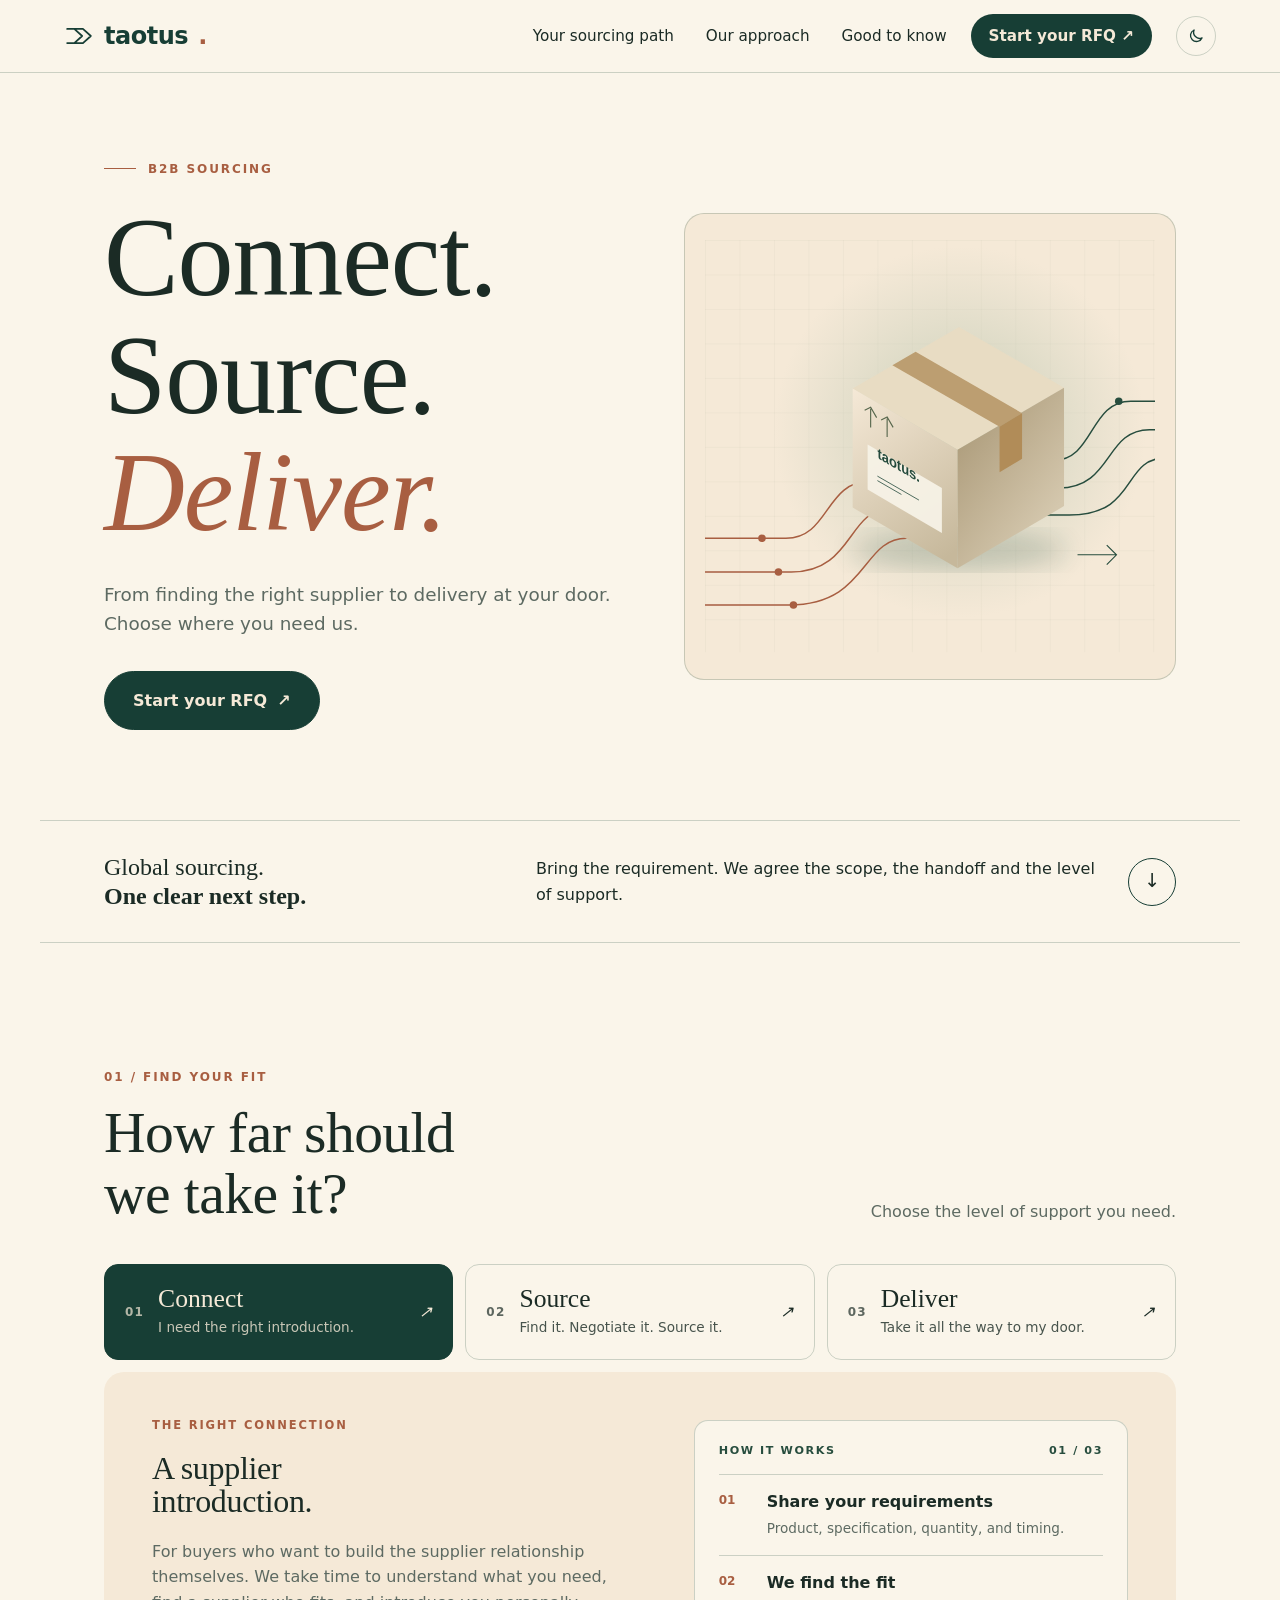
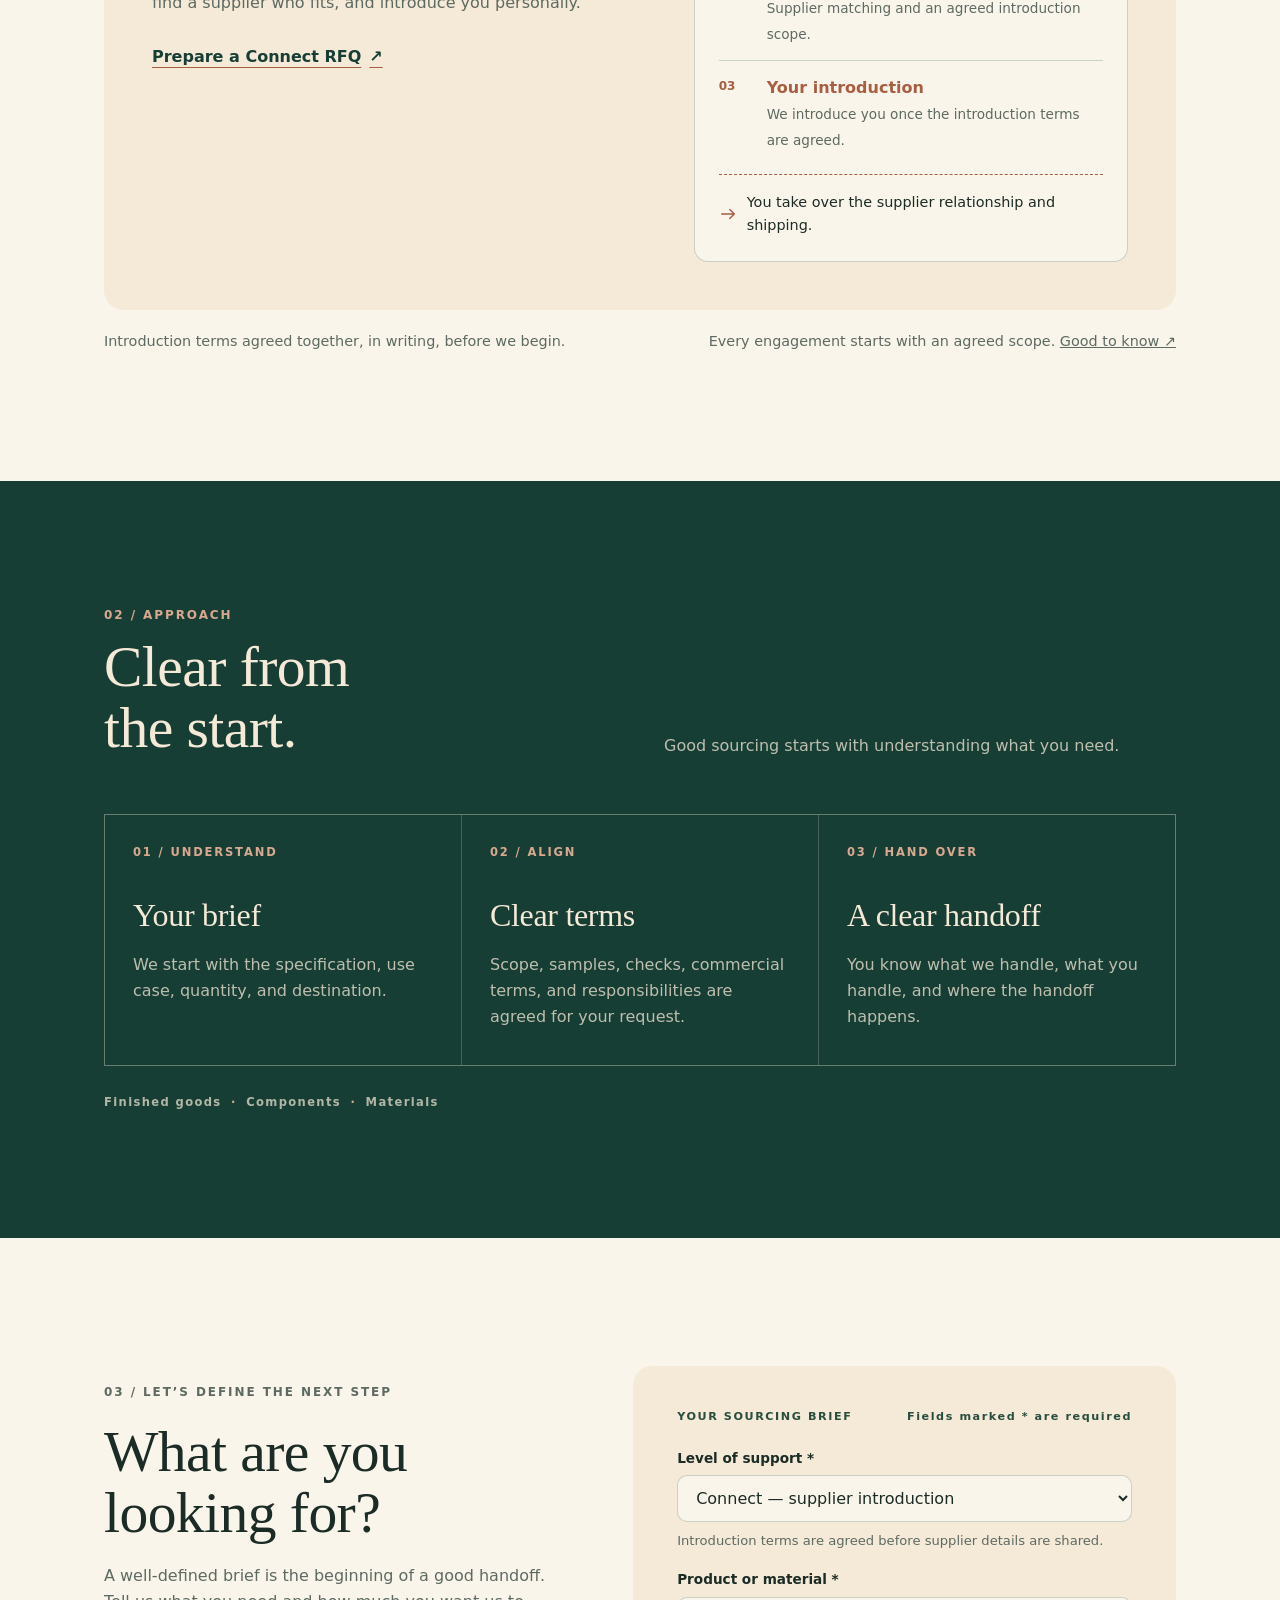
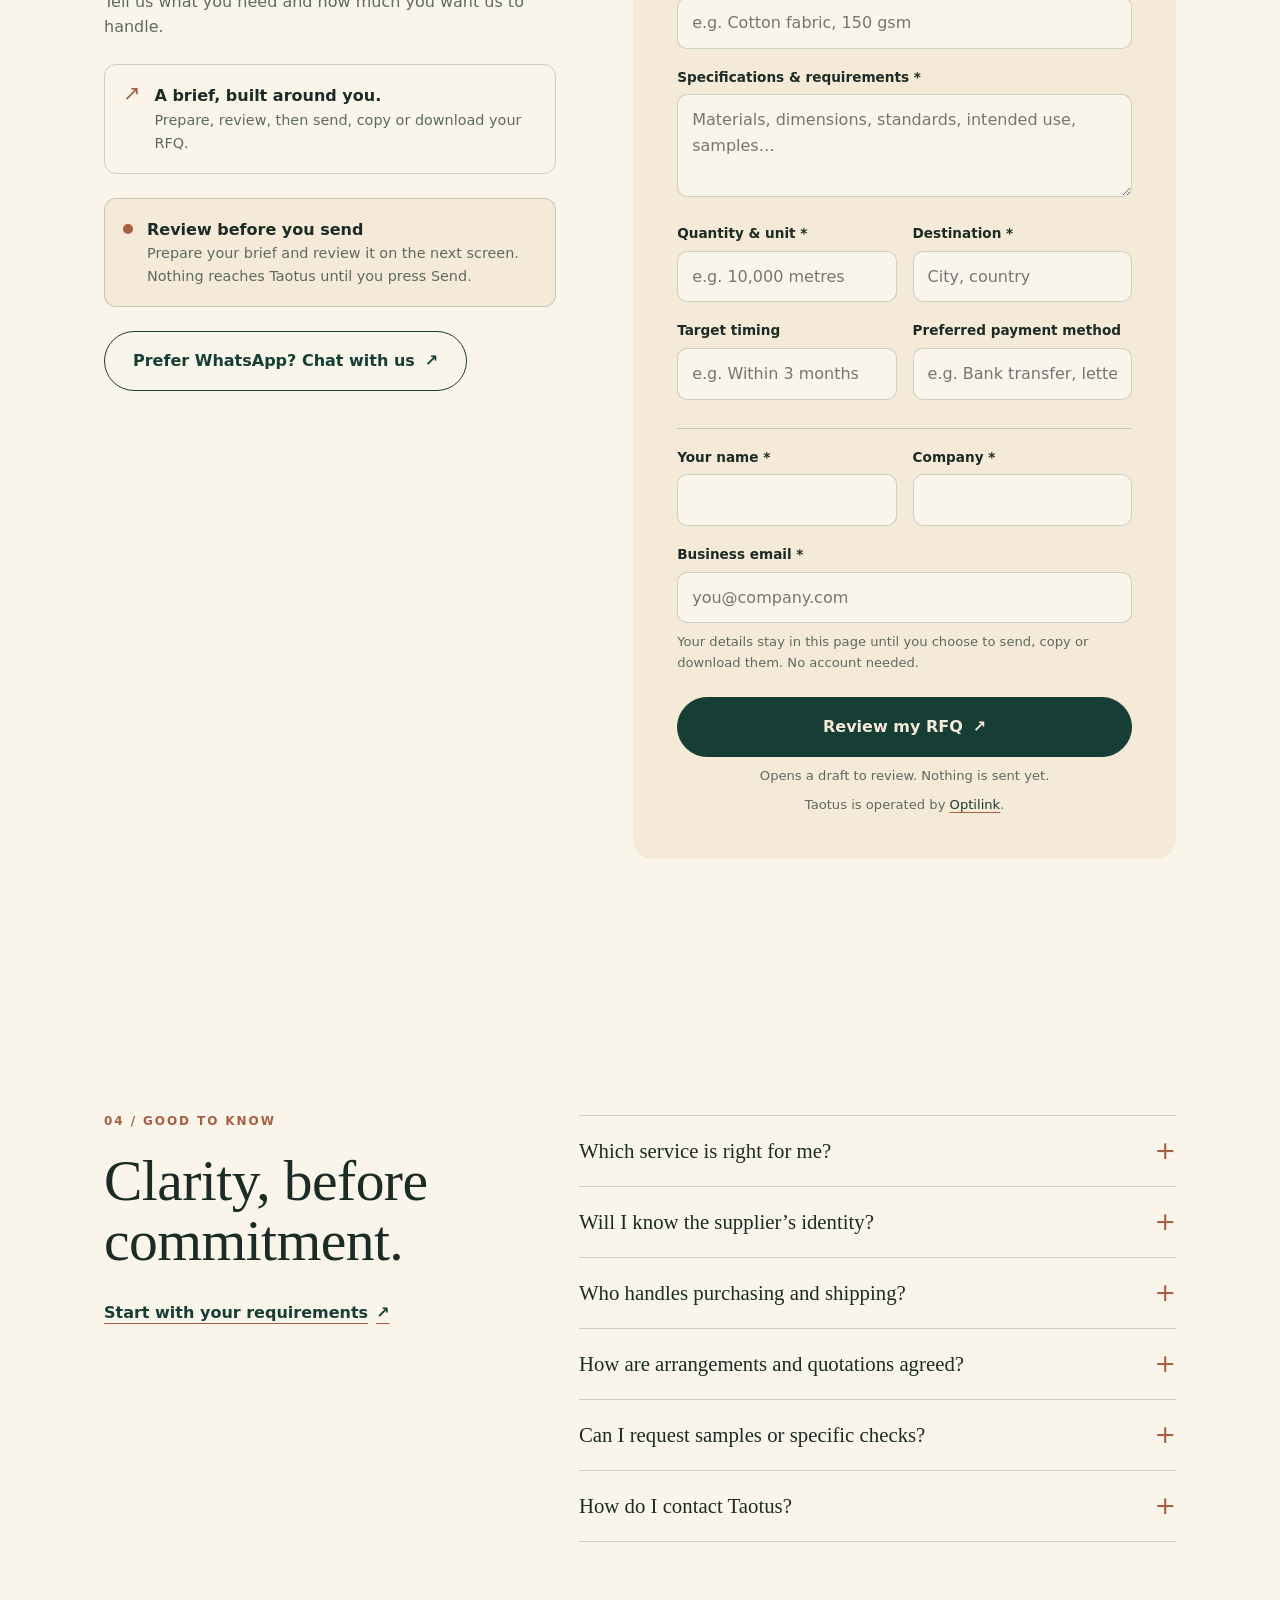
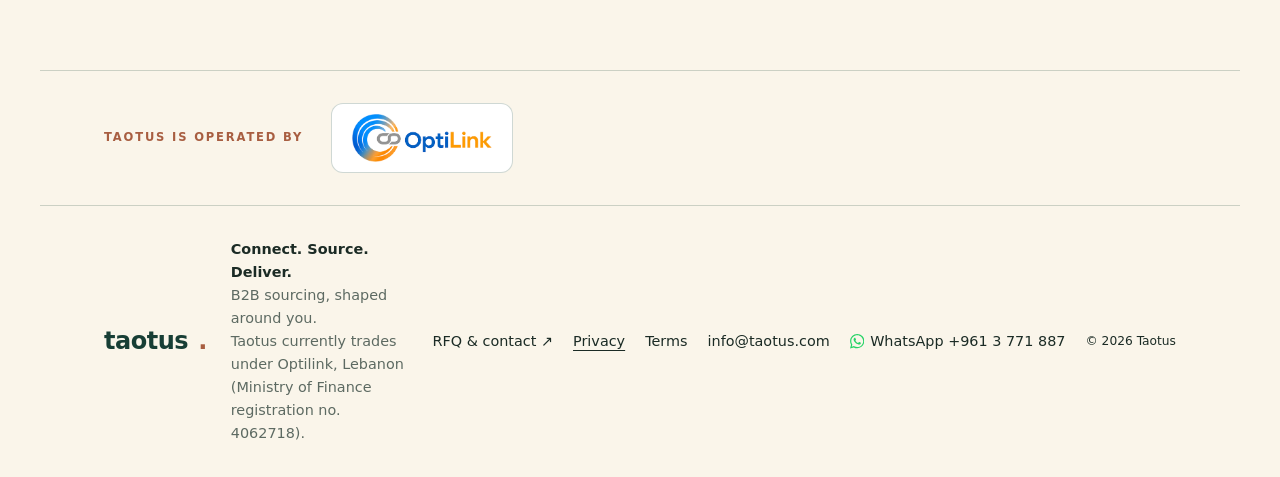
<file: index.html>
<!doctype html>
<html lang="en">
<head>
  <meta charset="utf-8">
  <meta name="viewport" content="width=device-width, initial-scale=1">
  <meta name="theme-color" content="#173e35">
  <meta name="description" content="Taotus connects your requirements to the right sourcing path. Choose a supplier introduction, managed sourcing, or coordinated door-to-door delivery.">
  <link rel="canonical" href="https://taotus.com/">
  <meta property="og:type" content="website">
  <meta property="og:site_name" content="Taotus">
  <meta property="og:title" content="Taotus — Connect. Source. Deliver.">
  <meta property="og:description" content="Taotus connects your requirements to the right sourcing path. Choose a supplier introduction, managed sourcing, or coordinated door-to-door delivery.">
  <meta property="og:url" content="https://taotus.com/">
  <meta name="twitter:card" content="summary">
  <title>Taotus — Connect. Source. Deliver.</title>
  <script>try{var t=localStorage.getItem("theme");if(t==="dark"||t==="light")document.documentElement.dataset.theme=t}catch(e){}</script>
  <link rel="icon" href="favicon.svg" type="image/svg+xml">
  <link rel="stylesheet" href="styles.css">
  <script src="app.js" defer></script>
</head>
<body>
<a class="skip-link" href="#main">Skip to content</a>
<header class="header">
  <a class="wordmark" href="#" aria-label="Taotus home"><svg viewBox="0 0 38 38" aria-hidden="true"><path d="M4 10h20l10 9-10 9H4M13 10l10 9-10 9"/></svg>taotus<span class="wordmark-period">.</span></a>
  <nav class="desktop-nav" aria-label="Main navigation"><a href="#your-path">Your sourcing path</a><a href="#approach">Our approach</a><a href="#questions">Good to know</a></nav>
  <a class="nav-cta" href="#rfq">Start your RFQ <span aria-hidden="true">↗</span></a>
  <button class="theme-toggle" id="theme-toggle" type="button" aria-label="Switch to dark mode"><svg class="icon-moon" viewBox="0 0 24 24" aria-hidden="true"><path d="M20 14.5A8 8 0 0 1 9.5 4 8 8 0 1 0 20 14.5Z"/></svg><svg class="icon-sun" viewBox="0 0 24 24" aria-hidden="true"><circle cx="12" cy="12" r="4"/><path d="M12 2v2m0 16v2M2 12h2m16 0h2M4.9 4.9l1.4 1.4m11.4 11.4 1.4 1.4m0-14.2-1.4 1.4M6.3 17.7l-1.4 1.4"/></svg></button>
  <button class="menu-button" aria-label="Open menu" aria-expanded="false" aria-controls="mobile-menu"><span></span><span></span></button>
  <nav id="mobile-menu" class="mobile-nav" aria-label="Mobile navigation" hidden><a href="#your-path">Your sourcing path</a><a href="#approach">Our approach</a><a href="#questions">Good to know</a><a href="#rfq">Start your RFQ ↗</a></nav>
</header>
<main id="main">
  <section class="hero wrap">
    <div class="hero-copy">
      <p class="eyebrow"><span class="small-line"></span> B2B SOURCING</p>
      <h1>Connect.<br>Source.<br><em>Deliver.</em></h1>
      <p class="hero-description">From finding the right supplier to delivery at your door. Choose where you need us.</p>
      <a class="button primary" href="#rfq">Start your RFQ <span aria-hidden="true">↗</span></a>
    </div>
    <div class="hero-art" role="img" aria-label="Three sourcing paths meet at a Taotus parcel and continue to a shared destination.">
      <svg class="handoff-art" viewBox="0 0 600 550" fill="none" aria-hidden="true">
        <defs><linearGradient id="paper" x1="245" y1="160" x2="400" y2="365" gradientUnits="userSpaceOnUse"><stop stop-color="#f5e9d7"/><stop offset="1" stop-color="#c6b89b"/></linearGradient><linearGradient id="side" x1="340" y1="250" x2="475" y2="350" gradientUnits="userSpaceOnUse"><stop stop-color="#ad9c7b"/><stop offset="1" stop-color="#d4c7ad"/></linearGradient><radialGradient id="light"><stop stop-color="#bfc9b0" stop-opacity=".9"/><stop offset="1" stop-color="#c7cebb" stop-opacity="0"/></radialGradient><filter id="shadow"><feGaussianBlur stdDeviation="16"/></filter><pattern id="grid" width="46" height="46" patternUnits="userSpaceOnUse"><path d="M46 0H0V46" stroke="#274d3e" stroke-opacity=".09"/></pattern></defs>
        <rect width="600" height="550" fill="url(#grid)"/>
        <circle cx="340" cy="256" r="248" fill="url(#light)"/>
        <ellipse cx="338" cy="414" rx="144" ry="25" fill="#193f32" opacity=".18" filter="url(#shadow)"/>
        <path d="M-25 398h133c58 0 52-76 112-76h70M-25 443h140c83 0 75-84 131-84h44M-25 487h137c106 0 96-89 157-89h21" stroke="#a85e41" stroke-width="2"/>
        <path d="M393 294h72c54 0 48-79 103-79h60M394 331h78c72 0 61-78 121-78h35M394 367h92c92 0 70-76 128-76h14" stroke="#274d3e" stroke-width="2"/>
        <path d="M197 198l142-82 140 81-142 83-140-82Z" fill="#e8dcc3"/>
        <path d="M197 198l140 82v158l-140-81V198Z" fill="url(#paper)"/>
        <path d="M337 280l142-83v158l-142 83V280Z" fill="url(#side)"/>
        <path d="M250 167l143 82 30-18-142-82-31 18Z" fill="#bc9e71"/>
        <path d="M393 249v61l30-18v-61l-30 18Z" fill="#b18c58"/>
        <path d="M217 273l99 58v60l-99-58v-60Z" fill="#f7f3e7" opacity=".94"/>
        <g transform="matrix(.866 .5 0 1 230 291)" fill="#244a3c"><text font-family="Arial,sans-serif" font-weight="600" font-size="20">taotus.</text><path d="M0 24h64M0 30h37" stroke="#244a3c" stroke-width="1"/></g>
        <path d="M221 225v25m-8-23 8-4 8 14M243 238v25m-8-23 8-4 8 14" stroke="#56664c" stroke-width="1.5"/>
        <circle cx="76" cy="398" r="5" fill="#a85e41"/><circle cx="98" cy="443" r="5" fill="#a85e41"/><circle cx="118" cy="487" r="5" fill="#a85e41"/>
        <circle cx="552" cy="215" r="5" fill="#274d3e"/>
        <path d="M497 420h52m-13-13 13 13-13 13" stroke="#274d3e" stroke-width="1.5"/>
      </svg>    </div>
  </section>
  <div class="intro-bar wrap"><p>Global sourcing.<br><strong>One clear next step.</strong></p><p>Bring the requirement. We agree the scope, the handoff and the level of support.</p><a href="#your-path" aria-label="Explore the three sourcing paths">↓</a></div>

  <section id="your-path" class="path-section wrap section-space">
    <div class="section-heading"><div><p class="eyebrow">01 / FIND YOUR FIT</p><h2>How far should<br>we take it?</h2></div><p>Choose the level of support you need.</p></div>
    <div class="service-tabs" role="tablist" aria-label="Choose your sourcing service">
      <button role="tab" id="tab-connect" aria-selected="true" aria-controls="service-panel" data-service="connect"><span class="tab-number">01</span><span><strong>Connect</strong><small>I need the right introduction.</small></span><i aria-hidden="true">↗</i></button>
      <button role="tab" id="tab-source" aria-selected="false" aria-controls="service-panel" tabindex="-1" data-service="source"><span class="tab-number">02</span><span><strong>Source</strong><small>Find it. Negotiate it. Source it.</small></span><i aria-hidden="true">↗</i></button>
      <button role="tab" id="tab-deliver" aria-selected="false" aria-controls="service-panel" tabindex="-1" data-service="deliver"><span class="tab-number">03</span><span><strong>Deliver</strong><small>Take it all the way to my door.</small></span><i aria-hidden="true">↗</i></button>
    </div>
    <div id="service-panel" class="service-panel" role="tabpanel" aria-labelledby="tab-connect" tabindex="0">
      <div class="service-detail"><div class="service-tag" id="service-tag">THE RIGHT CONNECTION</div><h3 id="service-title">A supplier<br>introduction.</h3><p id="service-description">For buyers who want to build the supplier relationship themselves. We take time to understand what you need, find a supplier who fits, and introduce you personally.</p><a class="text-link" href="#rfq" id="service-cta">Prepare a Connect RFQ <span aria-hidden="true">↗</span></a></div>
      <div class="service-route"><div class="route-header"><span>HOW IT WORKS</span><span id="route-count">01 / 03</span></div><ol id="route-list"><li><span>01</span><div><strong>Share your requirements</strong><small>Product, specification, quantity, and timing.</small></div></li><li><span>02</span><div><strong>We find the fit</strong><small>Supplier matching and an agreed introduction scope.</small></div></li><li class="handoff"><span>03</span><div><strong>Your introduction</strong><small>We introduce you once the introduction terms are agreed.</small></div></li></ol><div class="route-note" id="route-note"><svg viewBox="0 0 20 20" aria-hidden="true"><path d="M3 10h14m-5-5 5 5-5 5"/></svg><span>You take over the supplier relationship and shipping.</span></div></div>
    </div>
    <div class="scope-strip"><span id="commercial-note">Introduction terms agreed together, in writing, before we begin.</span><span>Every engagement starts with an agreed scope. <a href="#questions">Good to know ↗</a></span></div>
  </section>

  <section id="approach" class="approach section-space"><div class="wrap"><div class="approach-top"><p class="eyebrow">02 / APPROACH</p><h2>Clear from<br>the start.</h2><p>Good sourcing starts with understanding what you need.</p></div><div class="approach-grid"><article><span class="approach-number">01 / UNDERSTAND</span><h3>Your brief</h3><p>We start with the specification, use case, quantity, and destination.</p></article><article><span class="approach-number">02 / ALIGN</span><h3>Clear terms</h3><p>Scope, samples, checks, commercial terms, and responsibilities are agreed for your request.</p></article><article><span class="approach-number">03 / HAND OVER</span><h3>A clear handoff</h3><p>You know what we handle, what you handle, and where the handoff happens.</p></article></div><div class="approach-foot"><span>Finished goods <i>·</i> Components <i>·</i> Materials</span></div></div></section>

  <section id="rfq" class="rfq-section wrap section-space"><div class="rfq-intro"><p class="eyebrow">03 / LET’S DEFINE THE NEXT STEP</p><h2>What are you<br>looking for?</h2><p>A well-defined brief is the beginning of a good handoff. Tell us what you need and how much you want us to handle.</p><div class="brief-note"><span aria-hidden="true">↗</span><div><strong>A brief, built around you.</strong><p>Prepare, review, then send, copy or download your RFQ.</p></div></div><div class="preview-note"><span class="status-dot"></span><div><strong>Review before you send</strong><p>Prepare your brief and review it on the next screen. Nothing reaches Taotus until you press Send.</p></div></div><a class="button secondary whatsapp-button" href="https://wa.me/9613771887?text=Hello%2C%20I%27d%20like%20to%20ask%20about%20sourcing%20with%20Taotus." target="_blank" rel="noopener">Prefer WhatsApp? Chat with us <span aria-hidden="true">↗</span></a></div>
    <form id="rfq-form" class="rfq-form">
      <div class="form-heading"><span>YOUR SOURCING BRIEF</span><span>Fields marked * are required</span></div>
      <label for="rfq-service">Level of support *</label><select id="rfq-service" name="service" required><option value="connect">Connect — supplier introduction</option><option value="source">Source — sourcing, I arrange shipping</option><option value="deliver">Deliver — sourcing and delivery coordination</option><option value="unsure">Help me choose</option></select>
      <p class="field-hint" id="form-service-note">Introduction terms are agreed before supplier details are shared.</p>
      <label for="product">Product or material *</label><input id="product" name="product" placeholder="e.g. Cotton fabric, 150 gsm" maxlength="180" required>
      <label for="specifications">Specifications & requirements *</label><textarea id="specifications" name="specifications" rows="3" maxlength="5000" placeholder="Materials, dimensions, standards, intended use, samples…" required></textarea>
      <div class="form-row"><div><label for="quantity">Quantity & unit *</label><input id="quantity" name="quantity" placeholder="e.g. 10,000 metres" maxlength="100" required></div><div><label for="destination">Destination *</label><input id="destination" name="destination" placeholder="City, country" maxlength="150" required></div></div>
      <div class="form-row"><div><label for="timing">Target timing</label><input id="timing" name="timing" placeholder="e.g. Within 3 months" maxlength="100"></div><div><label for="payment">Preferred payment method</label><input id="payment" name="payment" placeholder="e.g. Bank transfer, letter of credit" maxlength="200"></div></div>
      <div class="form-divider"></div>
      <div class="form-row"><div><label for="full-name">Your name *</label><input id="full-name" name="name" autocomplete="name" maxlength="100" required></div><div><label for="company">Company *</label><input id="company" name="company" autocomplete="organization" maxlength="150" required></div></div>
      <label for="email">Business email *</label><input id="email" type="email" name="email" autocomplete="email" placeholder="you@company.com" maxlength="254" required>
      <p class="data-note">Your details stay in this page until you choose to send, copy or download them. No account needed.</p>
      <div class="hp" aria-hidden="true"><label for="website">Leave this field empty</label><input id="website" name="website" tabindex="-1" autocomplete="off"></div>
      <button type="submit" class="button primary">Review my RFQ <span aria-hidden="true">↗</span></button><p class="under-button">Opens a draft to review. Nothing is sent yet.</p>
      <p class="under-button">Taotus is operated by <a href="https://optilinklb.com/" target="_blank" rel="noopener">Optilink</a>.</p>
    </form>
  </section>

  <section id="questions" class="faq-section wrap section-space"><div><p class="eyebrow">04 / GOOD TO KNOW</p><h2>Clarity, before<br>commitment.</h2><a href="#rfq" class="text-link">Start with your requirements <span aria-hidden="true">↗</span></a></div><div class="faq-list">
    <details><summary>Which service is right for me?<span aria-hidden="true">+</span></summary><p>Choose Connect if you want a supplier introduction and will manage the supplier yourself. Choose Source if you want Taotus to manage sourcing and supply the goods while you arrange shipping. Choose Deliver if you also want Taotus to coordinate delivery to your agreed destination. If you are unsure, choose “Help me choose” in your RFQ.</p></details>
    <details><summary>Will I know the supplier’s identity?<span aria-hidden="true">+</span></summary><p>Connect is an introduction service: supplier details are handed over once the introduction terms are agreed. With Source and Deliver, Optilink, trading as Taotus, is your commercial counterpart and supplier identities are kept confidential. Supplier names and direct contacts are not included in buyer-facing shortlists or proposals. Any legally required disclosures and shipping documents are addressed in the agreed terms.</p></details>
    <details><summary>Who handles purchasing and shipping?<span aria-hidden="true">+</span></summary><p>With Connect, you deal directly with the supplier after introduction. With Source and Deliver, Optilink, trading as Taotus, buys from the supplier and resells to you under an agreed quotation. You arrange shipping with Source; Taotus coordinates door-to-door logistics with Deliver. Collection arrangements, delivery terms, import clearance, duties, and each party’s responsibilities are agreed before an order.</p></details>
    <details><summary>How are arrangements and quotations agreed?<span aria-hidden="true">+</span></summary><p>Connect works under an agreed arrangement, including any charge, confirmed in writing before supplier details are released. Source and Deliver are quoted for your specific requirements, with our margin reflected in the commercial offer. Scope, payment terms, and any separately chargeable samples, inspections, freight, or duties are agreed before you commit.</p></details>
    <details><summary>Can I request samples or specific checks?<span aria-hidden="true">+</span></summary><p>Yes. Include the samples, standards, certifications, or inspection requirements you need in your brief. Availability, the extent of checks, costs, and approval steps are confirmed as part of the scope. A request or quotation does not itself certify a supplier or a product.</p></details>
    <details><summary>How do I contact Taotus?<span aria-hidden="true">+</span></summary><p>Use the RFQ builder above, review your brief, then press Send. It reaches the Taotus team directly and we reply to the business email you provide. You can also copy or download the brief. Sending a brief is an enquiry only: it does not place an order or commit either side.</p></details>
  </div></section>
  <section class="partner wrap" aria-label="Operating company">
    <span class="partner-label">TAOTUS IS OPERATED BY</span>
    <a class="partner-logo" href="https://optilinklb.com/" target="_blank" rel="noopener" aria-label="Optilink (opens in a new tab)"><picture><source srcset="assets/optilink-logo.webp" type="image/webp"><img src="assets/optilink-logo.png" alt="Optilink" width="140" height="48"></picture></a>
  </section>
</main>
<footer class="footer wrap"><a class="wordmark" href="#" aria-label="Taotus home">taotus<span class="wordmark-period">.</span></a><div><strong>Connect. Source. Deliver.</strong><span>B2B sourcing, shaped around you.</span><span>Taotus currently trades under Optilink, Lebanon (Ministry of Finance registration no. 4062718).</span></div><div class="footer-right"><a href="#rfq">RFQ & contact ↗</a><button class="plain-button" id="privacy-open">Privacy</button><a href="terms.html">Terms</a><a href="mailto:info@taotus.com">info@taotus.com</a><a href="https://wa.me/9613771887?text=Hello%2C%20I%27d%20like%20to%20ask%20about%20sourcing%20with%20Taotus." target="_blank" rel="noopener" class="wa-link"><svg class="wa-icon" viewBox="0 0 24 24" aria-hidden="true" focusable="false"><path d="M17.472 14.382c-.297-.149-1.758-.867-2.03-.967-.273-.099-.471-.148-.67.15-.197.297-.767.966-.94 1.164-.173.199-.347.223-.644.075-.297-.15-1.255-.463-2.39-1.475-.883-.788-1.48-1.761-1.653-2.059-.173-.297-.018-.458.13-.606.134-.133.298-.347.446-.52.149-.174.198-.298.298-.497.099-.198.05-.371-.025-.52-.075-.149-.669-1.612-.916-2.207-.242-.579-.487-.5-.669-.51-.173-.008-.371-.01-.57-.01-.198 0-.52.074-.792.372-.272.297-1.04 1.016-1.04 2.479 0 1.462 1.065 2.875 1.213 3.074.149.198 2.096 3.2 5.077 4.487.709.306 1.262.489 1.694.625.712.227 1.36.195 1.871.118.571-.085 1.758-.719 2.006-1.413.248-.694.248-1.289.173-1.413-.074-.124-.272-.198-.57-.347m-5.421 7.403h-.004a9.87 9.87 0 0 1-5.031-1.378l-.361-.214-3.741.982.998-3.648-.235-.374a9.86 9.86 0 0 1-1.51-5.26c.001-5.45 4.436-9.884 9.888-9.884 2.64 0 5.122 1.03 6.988 2.898a9.825 9.825 0 0 1 2.893 6.994c-.003 5.45-4.437 9.884-9.885 9.884m8.413-18.297A11.815 11.815 0 0 0 12.05 0C5.495 0 .16 5.335.157 11.892c0 2.096.547 4.142 1.588 5.945L.057 24l6.305-1.654a11.882 11.882 0 0 0 5.683 1.448h.005c6.554 0 11.89-5.335 11.893-11.893a11.821 11.821 0 0 0-3.48-8.413Z"/></svg>WhatsApp +961 3 771 887</a><small>© <span id="year">2026</span> Taotus</small></div></footer>
<dialog id="rfq-dialog" aria-labelledby="review-title"><div class="dialog-top"><span class="eyebrow">YOUR NEXT STEP, IN WRITING</span><button class="close-dialog" aria-label="Close RFQ review">×</button></div><h2 id="review-title">Your brief is ready.</h2><p class="dialog-lead">Review the details below, then send it to Taotus or keep a copy.</p><div class="not-sent" id="send-status" role="status" aria-live="polite"><span class="status-dot"></span><span id="send-status-text">Draft only — this RFQ has not been sent to Taotus.</span></div><pre id="rfq-output" tabindex="0"></pre><div class="dialog-actions"><button id="send-rfq" class="button primary" type="button">Send to Taotus <span aria-hidden="true">↗</span></button><button id="copy-rfq" class="button secondary">Copy brief <span aria-hidden="true">↗</span></button><button id="download-rfq" class="button secondary">Download .txt <span aria-hidden="true">↓</span></button></div><p id="copy-status" role="status" aria-live="polite"></p><button class="plain-button edit-brief">← Back to edit</button></dialog>
<dialog id="privacy-dialog" aria-labelledby="privacy-title"><div class="dialog-top"><span class="eyebrow">KEEPING IT CLEAR</span><button class="close-dialog" aria-label="Close privacy information">×</button></div><h2 id="privacy-title">Your brief.<br>Your control.</h2><p>What you type into the RFQ builder stays in your browser until you press Send. If you do, your brief and contact details (name, company and business email) are stored in our own database on our server and emailed to the Taotus team. Taotus is a trading name of Optilink, which is responsible for this information. We use them only to respond to your request. To ask us to delete or correct them, email info@taotus.com. No customer account is created.</p><p>Copying places the brief on your clipboard and downloading saves a text file to your device. Treat those copies as you would any business information. Refreshing or closing the page clears anything you have not sent.</p><p>This website uses no analytics or advertising cookies. Our web server keeps standard access and security logs, such as IP address and requested page, to run and protect the site.</p></dialog>
<noscript><div class="noscript-note">Enable JavaScript to compare all three services and prepare an RFQ. Connect introduces a supplier; Source includes sourcing with buyer-arranged shipping; Deliver adds coordinated delivery. Source and Deliver keep suppliers confidential.</div></noscript>
</body></html>
</file>
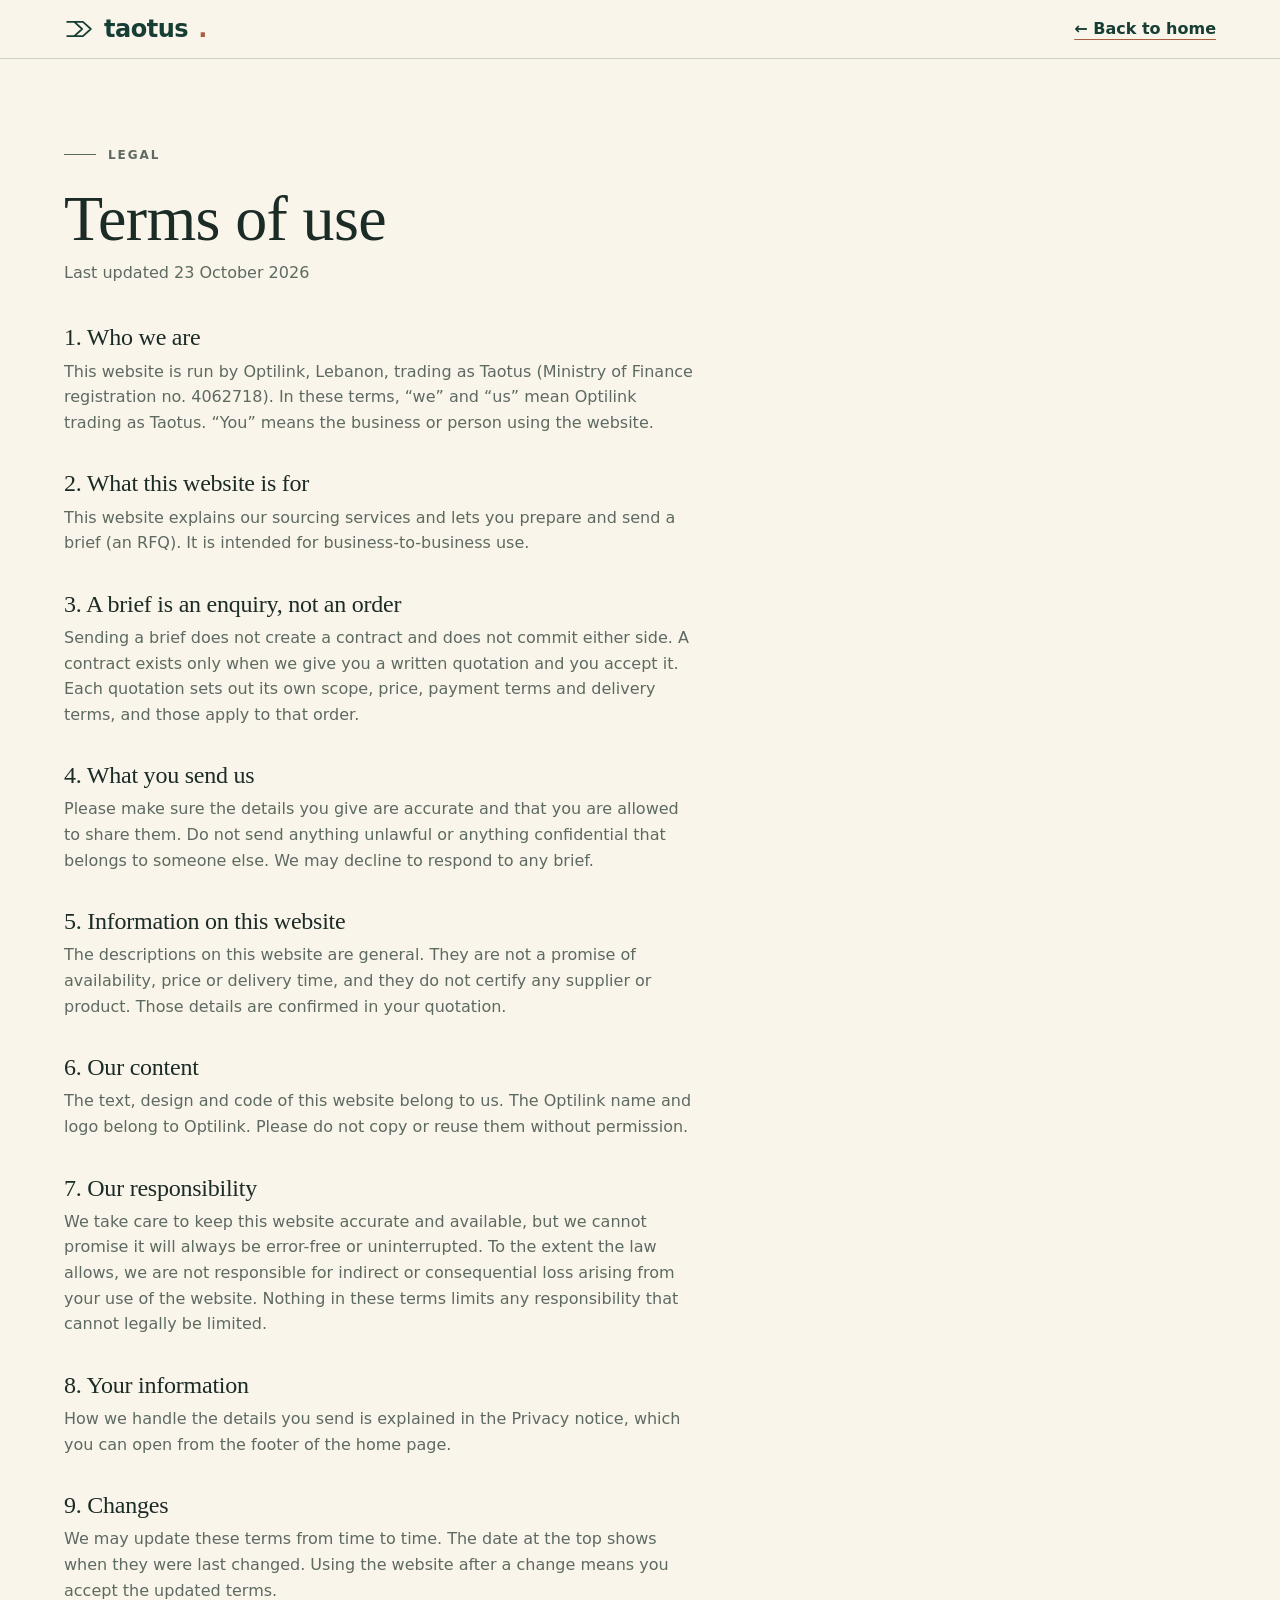
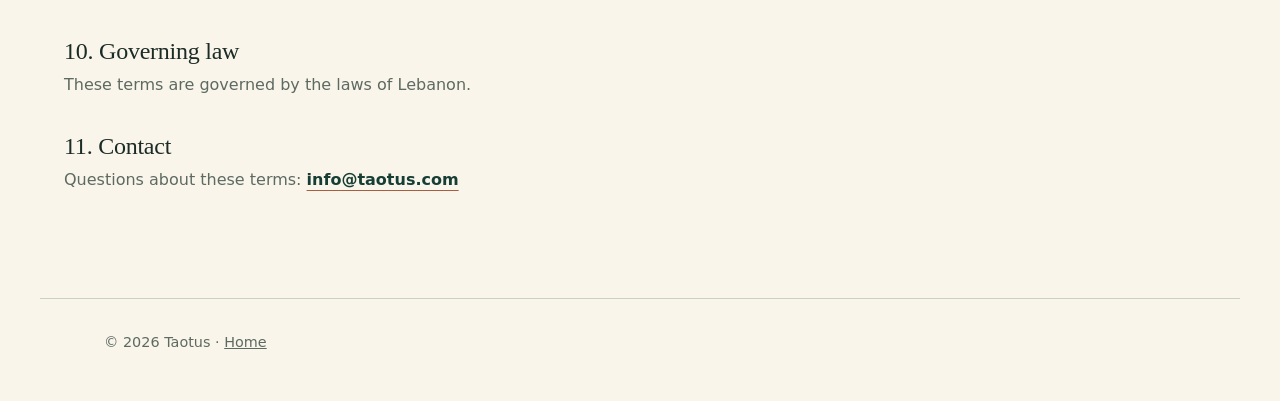
<file: terms.html>
<!doctype html>
<html lang="en">
<head>
  <meta charset="utf-8">
  <meta name="viewport" content="width=device-width, initial-scale=1">
  <meta name="theme-color" content="#173e35">
  <meta name="description" content="The terms for using the Taotus website and sending an enquiry.">
  <title>Terms of use — Taotus</title>
  <link rel="canonical" href="https://taotus.com/terms.html">
  <script>try{var t=localStorage.getItem("theme");if(t==="dark"||t==="light")document.documentElement.dataset.theme=t}catch(e){}</script>
  <link rel="icon" href="favicon.svg" type="image/svg+xml">
  <link rel="stylesheet" href="styles.css">
</head>
<body>
<header class="header">
  <a class="wordmark" href="/" aria-label="Taotus home"><svg viewBox="0 0 38 38" aria-hidden="true"><path d="M4 10h20l10 9-10 9H4M13 10l10 9-10 9"/></svg>taotus<span class="wordmark-period">.</span></a>
  <a class="text-link" href="/">← Back to home</a>
</header>
<main class="legal wrap">
  <p class="eyebrow"><span class="small-line"></span> LEGAL</p>
  <h1>Terms of use</h1>
  <p class="updated">Last updated 23 October 2026</p>

  <h2>1. Who we are</h2>
  <p>This website is run by Optilink, Lebanon, trading as Taotus (Ministry of Finance registration no. 4062718). In these terms, “we” and “us” mean Optilink trading as Taotus. “You” means the business or person using the website.</p>

  <h2>2. What this website is for</h2>
  <p>This website explains our sourcing services and lets you prepare and send a brief (an RFQ). It is intended for business-to-business use.</p>

  <h2>3. A brief is an enquiry, not an order</h2>
  <p>Sending a brief does not create a contract and does not commit either side. A contract exists only when we give you a written quotation and you accept it. Each quotation sets out its own scope, price, payment terms and delivery terms, and those apply to that order.</p>

  <h2>4. What you send us</h2>
  <p>Please make sure the details you give are accurate and that you are allowed to share them. Do not send anything unlawful or anything confidential that belongs to someone else. We may decline to respond to any brief.</p>

  <h2>5. Information on this website</h2>
  <p>The descriptions on this website are general. They are not a promise of availability, price or delivery time, and they do not certify any supplier or product. Those details are confirmed in your quotation.</p>

  <h2>6. Our content</h2>
  <p>The text, design and code of this website belong to us. The Optilink name and logo belong to Optilink. Please do not copy or reuse them without permission.</p>

  <h2>7. Our responsibility</h2>
  <p>We take care to keep this website accurate and available, but we cannot promise it will always be error-free or uninterrupted. To the extent the law allows, we are not responsible for indirect or consequential loss arising from your use of the website. Nothing in these terms limits any responsibility that cannot legally be limited.</p>

  <h2>8. Your information</h2>
  <p>How we handle the details you send is explained in the Privacy notice, which you can open from the footer of the home page.</p>

  <h2>9. Changes</h2>
  <p>We may update these terms from time to time. The date at the top shows when they were last changed. Using the website after a change means you accept the updated terms.</p>

  <h2>10. Governing law</h2>
  <p>These terms are governed by the laws of Lebanon.</p>

  <h2>11. Contact</h2>
  <p>Questions about these terms: <a class="text-link" href="mailto:info@taotus.com">info@taotus.com</a></p>
</main>
<p class="legal-foot wrap">© <span id="year">2026</span> Taotus · <a href="/">Home</a></p>
<script>document.getElementById("year").textContent = new Date().getFullYear();</script>
</body>
</html>
</file>
<file: styles.css>
/* Taotus — plain CSS, no build step */

:root {
  color-scheme: light dark;
  --brand: #173e35;
  --on-brand: #f5e9d7;
  --green-700: #274d3e;
  --green-500: #56664c;
  --clay: #a85e41;
  --surface: #f5e9d7;
  --paper: #faf5ea;
  --sand: #e8dcc3;
  --ink: #1b2b25;
  --muted: #5d6a62;
  --line: rgba(39, 77, 62, 0.22);
  --approach-bg: #173e35;
  --approach-ink: #f5e9d7;
  --approach-accent: #d9a98f;
  --art-route: #274d3e;
  --art-glow: 1;
  --serif: Georgia, "Times New Roman", serif;
  --sans: system-ui, -apple-system, "Segoe UI", Roboto, Arial, sans-serif;
  --gutter: clamp(20px, 5vw, 64px);
  --max: 1200px;
}

/* Dark theme: follows the OS unless the visitor picked a theme with the toggle. */
:root[data-theme="light"] { color-scheme: light; }
:root[data-theme="dark"] { color-scheme: dark; }

@media (prefers-color-scheme: dark) {
  :root:not([data-theme="light"]) {
    --brand: #e8dcc3;
    --on-brand: #0f1f1a;
    --green-700: #8fb3a3;
    --green-500: #9db08f;
    --clay: #de8a67;
    --surface: #17302a;
    --paper: #0f1f1a;
    --sand: #223d35;
    --ink: #efe6d6;
    --muted: #a6b3aa;
    --line: rgba(245, 233, 215, 0.18);
    --approach-bg: #0a1511;
    --art-route: #8fb3a3;
    --art-glow: 0.15;
  }
}
:root[data-theme="dark"] {
  --brand: #e8dcc3;
  --on-brand: #0f1f1a;
  --green-700: #8fb3a3;
  --green-500: #9db08f;
  --clay: #de8a67;
  --surface: #17302a;
  --paper: #0f1f1a;
  --sand: #223d35;
  --ink: #efe6d6;
  --muted: #a6b3aa;
  --line: rgba(245, 233, 215, 0.18);
  --approach-bg: #0a1511;
  --art-route: #8fb3a3;
  --art-glow: 0.15;
}

*, *::before, *::after { box-sizing: border-box; }
html { scroll-behavior: smooth; scroll-padding-top: 88px; }
body {
  margin: 0;
  background: var(--paper);
  color: var(--ink);
  font: 16px/1.6 var(--sans);
  -webkit-font-smoothing: antialiased;
}
@media (prefers-reduced-motion: reduce) { html { scroll-behavior: auto; } }

h1, h2, h3 { font-family: var(--serif); font-weight: 400; line-height: 1.05; margin: 0; letter-spacing: -0.01em; }
h1 { font-size: clamp(3.4rem, 9vw, 7rem); }
h1 em { color: var(--clay); font-style: italic; }
h2 { font-size: clamp(2.2rem, 5vw, 3.6rem); }
h3 { font-size: clamp(1.5rem, 2.6vw, 2rem); }
p { margin: 0 0 1em; }
a { color: inherit; }
small { font-size: 0.85em; }
button, input, select, textarea { font: inherit; color: inherit; }
:focus-visible { outline: 2px solid var(--clay); outline-offset: 3px; }

.wrap { max-width: var(--max); margin-inline: auto; padding-inline: var(--gutter); }
.section-space { padding-block: clamp(64px, 10vw, 128px); }

.skip-link {
  position: absolute; left: 12px; top: -60px; z-index: 100;
  background: var(--brand); color: var(--on-brand); padding: 10px 16px; border-radius: 6px;
}
.skip-link:focus { top: 12px; }

.eyebrow {
  display: flex; align-items: center; gap: 12px;
  font: 600 0.75rem/1 var(--sans); letter-spacing: 0.16em; color: var(--clay); margin: 0 0 24px;
}
.small-line { display: inline-block; width: 32px; height: 1px; background: currentColor; }

/* Header */
.header {
  position: sticky; top: 0; z-index: 50;
  display: flex; align-items: center; justify-content: space-between; gap: 24px;
  padding: 14px var(--gutter);
  background: color-mix(in srgb, var(--paper) 92%, transparent); backdrop-filter: blur(8px);
  border-bottom: 1px solid var(--line);
}
.wordmark {
  display: inline-flex; align-items: center; gap: 10px; text-decoration: none;
  font: 600 1.5rem/1 var(--sans); letter-spacing: -0.02em; color: var(--brand);
}
.wordmark svg { width: 30px; height: 30px; fill: none; stroke: var(--brand); stroke-width: 2.2; stroke-linejoin: round; stroke-linecap: round; }
.wordmark-period { color: var(--clay); }
.desktop-nav { display: flex; gap: 32px; margin-left: auto; }
.desktop-nav a, .mobile-nav a { text-decoration: none; font-size: 0.95rem; }
.desktop-nav a:hover { color: var(--clay); }
.nav-cta {
  text-decoration: none; font-size: 0.95rem; font-weight: 600;
  background: var(--brand); color: var(--on-brand); padding: 10px 18px; border-radius: 999px;
  transition: background 0.2s;
}
.nav-cta:hover { background: var(--clay); }
.theme-toggle {
  display: grid; place-items: center; width: 40px; height: 40px; flex: none;
  background: none; border: 1px solid var(--line); border-radius: 50%; cursor: pointer; color: var(--brand);
}
.theme-toggle:hover { border-color: var(--brand); }
.theme-toggle svg { width: 18px; height: 18px; fill: none; stroke: currentColor; stroke-width: 1.8; stroke-linecap: round; stroke-linejoin: round; }
.theme-toggle .icon-sun { display: none; }
:root[data-theme="dark"] .theme-toggle .icon-sun { display: block; }
:root[data-theme="dark"] .theme-toggle .icon-moon { display: none; }
.menu-button { display: none; width: 44px; height: 44px; background: none; border: 0; cursor: pointer; position: relative; }
.menu-button span { position: absolute; left: 11px; right: 11px; height: 2px; background: var(--brand); transition: transform 0.2s; }
.menu-button span:first-child { top: 17px; }
.menu-button span:last-child { top: 25px; }
.menu-button[aria-expanded="true"] span:first-child { transform: translateY(4px) rotate(45deg); }
.menu-button[aria-expanded="true"] span:last-child { transform: translateY(-4px) rotate(-45deg); }
.mobile-nav {
  position: absolute; left: 0; right: 0; top: 100%;
  display: flex; flex-direction: column; background: var(--paper);
  border-bottom: 1px solid var(--line); padding: 8px var(--gutter) 20px;
}
.mobile-nav[hidden] { display: none; }
.mobile-nav a { padding: 14px 0; border-bottom: 1px solid var(--line); font-size: 1.1rem; }

@media (max-width: 820px) {
  .desktop-nav, .nav-cta { display: none; }
  .theme-toggle { margin-left: auto; }
  .menu-button { display: block; }
}

/* Buttons & links */
.button {
  display: inline-flex; align-items: center; justify-content: center; gap: 10px;
  padding: 16px 28px; border-radius: 999px; border: 1px solid var(--brand);
  font-weight: 600; text-decoration: none; cursor: pointer; transition: background 0.2s, color 0.2s;
}
.button.primary { background: var(--brand); color: var(--on-brand); }
.button.primary:hover { background: var(--clay); border-color: var(--clay); }
.button.secondary { background: transparent; color: var(--brand); }
.button.secondary:hover { background: var(--brand); color: var(--on-brand); }
.text-link { display: inline-flex; gap: 8px; font-weight: 600; color: var(--brand); text-decoration-color: var(--clay); text-underline-offset: 5px; }
.text-link:hover { color: var(--clay); }
.plain-button { background: none; border: 0; padding: 0; cursor: pointer; text-decoration: underline; text-underline-offset: 4px; }

/* Hero */
.hero {
  display: grid; grid-template-columns: minmax(0, 1.05fr) minmax(0, 1fr); gap: clamp(24px, 5vw, 72px);
  align-items: center; padding-block: clamp(40px, 7vw, 96px);
}
.hero-description { max-width: 28em; margin: 28px 0 32px; font-size: 1.15rem; color: var(--muted); }
.hero-bottom { display: flex; flex-wrap: wrap; gap: 8px 20px; margin-top: 48px; font-size: 0.9rem; color: var(--muted); }
.hero-bottom i { font-style: normal; color: var(--clay); }
.hero-art {
  position: relative; background: var(--surface); border: 1px solid var(--line); border-radius: 20px;
  padding: 18px 20px; overflow: hidden;
}
.art-top, .art-bottom {
  display: flex; justify-content: space-between; gap: 12px;
  font: 600 0.68rem/1.2 var(--sans); letter-spacing: 0.14em; color: var(--green-700);
}
.handoff-art { display: block; width: 100%; height: auto; margin-block: 8px; }
.handoff-art path[stroke="#274d3e"] { stroke: var(--art-route); }
.handoff-art circle[r="248"] { opacity: var(--art-glow); }
.handoff-art circle[fill="#274d3e"] { fill: var(--art-route); }
.art-label { display: inline-flex; align-items: center; gap: 8px; }
.art-label i { width: 8px; height: 8px; border-radius: 50%; background: var(--clay); }

@media (max-width: 900px) {
  .hero { grid-template-columns: 1fr; }
}

.intro-bar {
  display: grid; grid-template-columns: 1fr 1.4fr auto; gap: 32px; align-items: center;
  padding-block: 32px; border-block: 1px solid var(--line);
}
.intro-bar p { margin: 0; }
.intro-bar > p:first-child { font-family: var(--serif); font-size: 1.5rem; line-height: 1.2; }
.intro-bar > a {
  display: grid; place-items: center; width: 48px; height: 48px; border-radius: 50%;
  border: 1px solid var(--brand); text-decoration: none; font-size: 1.2rem;
}
.intro-bar > a:hover { background: var(--brand); color: var(--on-brand); }
@media (max-width: 820px) { .intro-bar { grid-template-columns: 1fr; gap: 16px; } }

/* Section headings */
.section-heading { display: flex; justify-content: space-between; align-items: end; gap: 32px; margin-bottom: 40px; flex-wrap: wrap; }
.section-heading .eyebrow { margin-bottom: 20px; }
.section-heading > p { margin: 0; color: var(--muted); max-width: 22em; }

/* Service tabs */
.service-tabs { display: grid; grid-template-columns: repeat(3, 1fr); gap: 12px; }
.service-tabs button {
  display: grid; grid-template-columns: auto 1fr auto; gap: 14px; align-items: center; text-align: left;
  padding: 20px; background: transparent; border: 1px solid var(--line); border-radius: 14px; cursor: pointer;
  transition: background 0.2s, color 0.2s, border-color 0.2s;
}
.service-tabs button:hover { border-color: var(--green-700); }
.service-tabs button[aria-selected="true"] { background: var(--brand); color: var(--on-brand); border-color: var(--brand); }
.service-tabs strong { display: block; font: 400 1.6rem/1.1 var(--serif); }
.service-tabs small { display: block; margin-top: 4px; opacity: 0.8; }
.tab-number { font: 600 0.75rem var(--sans); letter-spacing: 0.1em; opacity: 0.7; }
@media (max-width: 820px) { .service-tabs { grid-template-columns: 1fr; } }

.service-panel {
  display: grid; grid-template-columns: 1.1fr 1fr; gap: clamp(24px, 5vw, 64px);
  margin-top: 12px; padding: clamp(24px, 4vw, 48px);
  background: var(--surface); border-radius: 20px;
}
.service-tag { font: 600 0.72rem/1 var(--sans); letter-spacing: 0.16em; color: var(--clay); margin-bottom: 20px; }
.service-detail p { color: var(--muted); margin-block: 20px 28px; }
.service-route { background: var(--paper); border: 1px solid var(--line); border-radius: 14px; padding: 24px; align-self: start; }
.route-header { display: flex; justify-content: space-between; font: 600 0.7rem/1 var(--sans); letter-spacing: 0.14em; color: var(--green-700); margin-bottom: 18px; }
.service-route ol { list-style: none; margin: 0; padding: 0; }
.service-route li { display: grid; grid-template-columns: 36px 1fr; gap: 12px; padding: 14px 0; border-top: 1px solid var(--line); }
.service-route li > span { font: 600 0.75rem var(--sans); color: var(--clay); padding-top: 4px; }
.service-route li strong { display: block; font-weight: 600; }
.service-route li small { color: var(--muted); }
.service-route li.handoff strong { color: var(--clay); }
.route-note { display: flex; gap: 10px; align-items: center; margin-top: 8px; padding-top: 16px; border-top: 1px dashed var(--clay); font-size: 0.9rem; }
.route-note svg { flex: none; width: 18px; height: 18px; fill: none; stroke: var(--clay); stroke-width: 1.6; stroke-linecap: round; stroke-linejoin: round; }
@media (max-width: 820px) { .service-panel { grid-template-columns: 1fr; } }

.scope-strip { display: flex; justify-content: space-between; flex-wrap: wrap; gap: 8px 24px; margin-top: 20px; font-size: 0.9rem; color: var(--muted); }

/* Approach */
.approach { background: var(--approach-bg); color: var(--approach-ink); }
.approach .eyebrow { color: var(--approach-accent); }
.approach-top { display: grid; grid-template-columns: 1fr 1fr; gap: 16px 48px; align-items: end; margin-bottom: 56px; }
.approach-top .eyebrow { grid-column: 1 / -1; margin-bottom: 0; }
.approach-top > p:last-child { margin: 0; color: rgba(245, 233, 215, 0.75); }
.approach-grid { display: grid; grid-template-columns: repeat(3, 1fr); gap: 1px; background: rgba(245, 233, 215, 0.2); border: 1px solid rgba(245, 233, 215, 0.2); }
.approach-grid article { background: var(--approach-bg); padding: 32px 28px 36px; }
.approach-number { display: block; margin-bottom: 40px; font: 600 0.72rem/1 var(--sans); letter-spacing: 0.16em; color: var(--approach-accent); }
.approach-grid p { margin: 20px 0 0; color: rgba(245, 233, 215, 0.75); }
.approach-foot { display: flex; justify-content: space-between; flex-wrap: wrap; gap: 8px 24px; margin-top: 28px; font: 600 0.72rem/1.4 var(--sans); letter-spacing: 0.12em; color: rgba(245, 233, 215, 0.7); }
.approach-foot i { font-style: normal; color: var(--approach-accent); margin-inline: 4px; }
@media (max-width: 820px) {
  .approach-top, .approach-grid { grid-template-columns: 1fr; }
}

/* RFQ */
.rfq-section { display: grid; grid-template-columns: 1fr 1.2fr; gap: clamp(32px, 6vw, 80px); align-items: start; }
.rfq-intro > p { color: var(--muted); margin-top: 20px; }
.whatsapp-button { margin-top: 24px; }
.brief-note, .preview-note { display: flex; gap: 14px; margin-top: 24px; padding: 18px; border: 1px solid var(--line); border-radius: 12px; }
.brief-note > span { color: var(--clay); font-size: 1.3rem; line-height: 1; }
.brief-note p, .preview-note p { margin: 0; font-size: 0.9rem; color: var(--muted); }
.preview-note { background: var(--surface); }
.status-dot { flex: none; width: 10px; height: 10px; margin-top: 7px; border-radius: 50%; background: var(--clay); display: inline-block; }

.rfq-form { background: var(--surface); border-radius: 20px; padding: clamp(24px, 4vw, 44px); }
.form-heading { display: flex; justify-content: space-between; gap: 12px; margin-bottom: 24px; font: 600 0.7rem/1.2 var(--sans); letter-spacing: 0.14em; color: var(--green-700); }
.rfq-form label { display: block; margin: 18px 0 6px; font-size: 0.85rem; font-weight: 600; }
.rfq-form input, .rfq-form select, .rfq-form textarea {
  width: 100%; padding: 12px 14px; background: var(--paper); border: 1px solid var(--line); border-radius: 10px;
}
.rfq-form textarea { resize: vertical; min-height: 96px; }
.rfq-form input:focus, .rfq-form select:focus, .rfq-form textarea:focus { outline: 2px solid var(--green-700); outline-offset: 0; border-color: var(--green-700); }
.form-row { display: grid; grid-template-columns: 1fr 1fr; gap: 0 16px; }
.form-divider { height: 1px; background: var(--line); margin-top: 28px; }
.field-hint, .data-note, .under-button { margin: 8px 0 0; font-size: 0.82rem; color: var(--muted); }
.rfq-form .button { margin-top: 24px; width: 100%; }
.under-button { text-align: center; }
@media (max-width: 900px) { .rfq-section { grid-template-columns: 1fr; } }
@media (max-width: 520px) { .form-row { grid-template-columns: 1fr; } }

/* FAQ */
.faq-section { display: grid; grid-template-columns: 1fr 1.5fr; gap: clamp(32px, 6vw, 80px); align-items: start; }
.faq-section .text-link { margin-top: 28px; }
.faq-list details { border-top: 1px solid var(--line); }
.faq-list details:last-child { border-bottom: 1px solid var(--line); }
.faq-list summary {
  display: flex; justify-content: space-between; gap: 16px; align-items: center;
  padding: 22px 0; cursor: pointer; list-style: none; font: 400 1.3rem/1.25 var(--serif);
}
.faq-list summary::-webkit-details-marker { display: none; }
.faq-list summary span { color: var(--clay); font: 300 1.6rem/1 var(--sans); transition: transform 0.2s; }
.faq-list details[open] summary span { transform: rotate(45deg); }
.faq-list details p { padding-bottom: 22px; margin: 0; color: var(--muted); max-width: 40em; }
@media (max-width: 820px) { .faq-section { grid-template-columns: 1fr; } }

/* Closing + footer */
.closing { text-align: center; padding-block: clamp(64px, 10vw, 120px); }
.closing p { font: 600 0.75rem/1 var(--sans); letter-spacing: 0.16em; color: var(--clay); }
.closing a { font: 400 clamp(2.2rem, 6vw, 4.5rem)/1.05 var(--serif); text-decoration: none; color: var(--brand); }
.closing a:hover { color: var(--clay); }
.closing a span { margin-left: 0.2em; color: var(--clay); }

.footer {
  display: grid; grid-template-columns: auto 1fr auto; gap: 24px; align-items: center;
  padding-block: 32px; border-top: 1px solid var(--line); font-size: 0.9rem;
}
.footer > div:nth-child(2) { display: flex; flex-direction: column; }
.footer > div:nth-child(2) span { color: var(--muted); }
/* Partner band: the logo sits on a light card so it stays legible in dark mode. */
.partner {
  display: flex; align-items: center; flex-wrap: wrap; gap: 14px 28px;
  padding-block: 32px; border-top: 1px solid var(--line);
}
.partner-label { font: 600 0.72rem/1 var(--sans); letter-spacing: 0.16em; color: var(--clay); }
.partner-logo {
  display: inline-flex; align-items: center; padding: 10px 20px;
  background: #fff; border: 1px solid var(--line); border-radius: 12px;
  transition: box-shadow 0.2s;
}
.partner-logo:hover { box-shadow: 0 4px 16px rgba(0, 0, 0, 0.12); }
.partner-logo picture { display: flex; }
.partner-logo img { display: block; height: 48px; width: auto; }

.partner-note a, .under-button a { color: var(--brand); text-decoration-color: var(--clay); text-underline-offset: 3px; }
.partner-note a:hover, .under-button a:hover { color: var(--clay); }
.footer-right { display: flex; gap: 20px; align-items: center; flex-wrap: wrap; }
.footer-right a { text-decoration: none; }
.wa-link { display: inline-flex; align-items: center; gap: 6px; }
.wa-icon { width: 1em; height: 1em; fill: #25d366; flex: none; }
@media (prefers-color-scheme: dark) { :root:not([data-theme="light"]) .wa-icon { fill: #fff; } }
:root[data-theme="dark"] .wa-icon { fill: #fff; }
@media (max-width: 820px) { .footer { grid-template-columns: 1fr; } }

/* Legal pages (terms) */
.legal { padding-block: clamp(40px, 7vw, 96px); max-width: 760px; margin-inline: 0; }
.legal h1 { font-size: clamp(2.4rem, 6vw, 4rem); margin-bottom: 8px; }
.legal .updated { color: var(--muted); margin-bottom: 40px; }
.legal h2 { font-size: 1.5rem; margin: 36px 0 8px; }
.legal p { color: var(--muted); max-width: 40em; }
.legal-foot { padding-block: 32px; border-top: 1px solid var(--line); color: var(--muted); font-size: 0.9rem; }
.legal-foot a { color: inherit; }

/* Dialogs */
dialog {
  width: min(640px, calc(100vw - 32px)); max-height: calc(100vh - 32px); overflow: auto;
  padding: clamp(24px, 4vw, 40px); border: 0; border-radius: 20px; background: var(--paper); color: var(--ink);
}
dialog::backdrop { background: rgba(23, 62, 53, 0.6); backdrop-filter: blur(3px); }
.dialog-top { display: flex; justify-content: space-between; align-items: start; }
.dialog-top .eyebrow { margin-bottom: 16px; }
.close-dialog { background: none; border: 0; font-size: 1.8rem; line-height: 1; cursor: pointer; padding: 0 4px; }
.dialog-lead { color: var(--muted); margin-top: 12px; }
.not-sent { display: flex; gap: 10px; align-items: center; margin: 16px 0; padding: 12px 14px; background: var(--surface); border-radius: 10px; font-size: 0.9rem; }
.not-sent .status-dot { margin-top: 0; }
.not-sent[data-state="sent"] .status-dot { background: #3f9b6a; }
.not-sent[data-state="error"] { border: 1px solid var(--clay); }
.hp { position: absolute; left: -9999px; width: 1px; height: 1px; overflow: hidden; }
#rfq-output {
  margin: 0 0 20px; padding: 16px; max-height: 40vh; overflow: auto; white-space: pre-wrap; word-break: break-word;
  background: var(--surface); border: 1px solid var(--line); border-radius: 10px; font: 0.85rem/1.55 ui-monospace, Consolas, monospace;
}
.dialog-actions { display: flex; gap: 12px; flex-wrap: wrap; }
#copy-status { min-height: 1.6em; margin: 12px 0 0; font-size: 0.9rem; color: var(--green-700); }
.edit-brief { margin-top: 8px; }
#privacy-dialog p { color: var(--muted); }
#privacy-dialog h2 { margin-bottom: 16px; }

.noscript-note { padding: 16px var(--gutter); background: var(--surface); border-top: 1px solid var(--line); }
</file>
